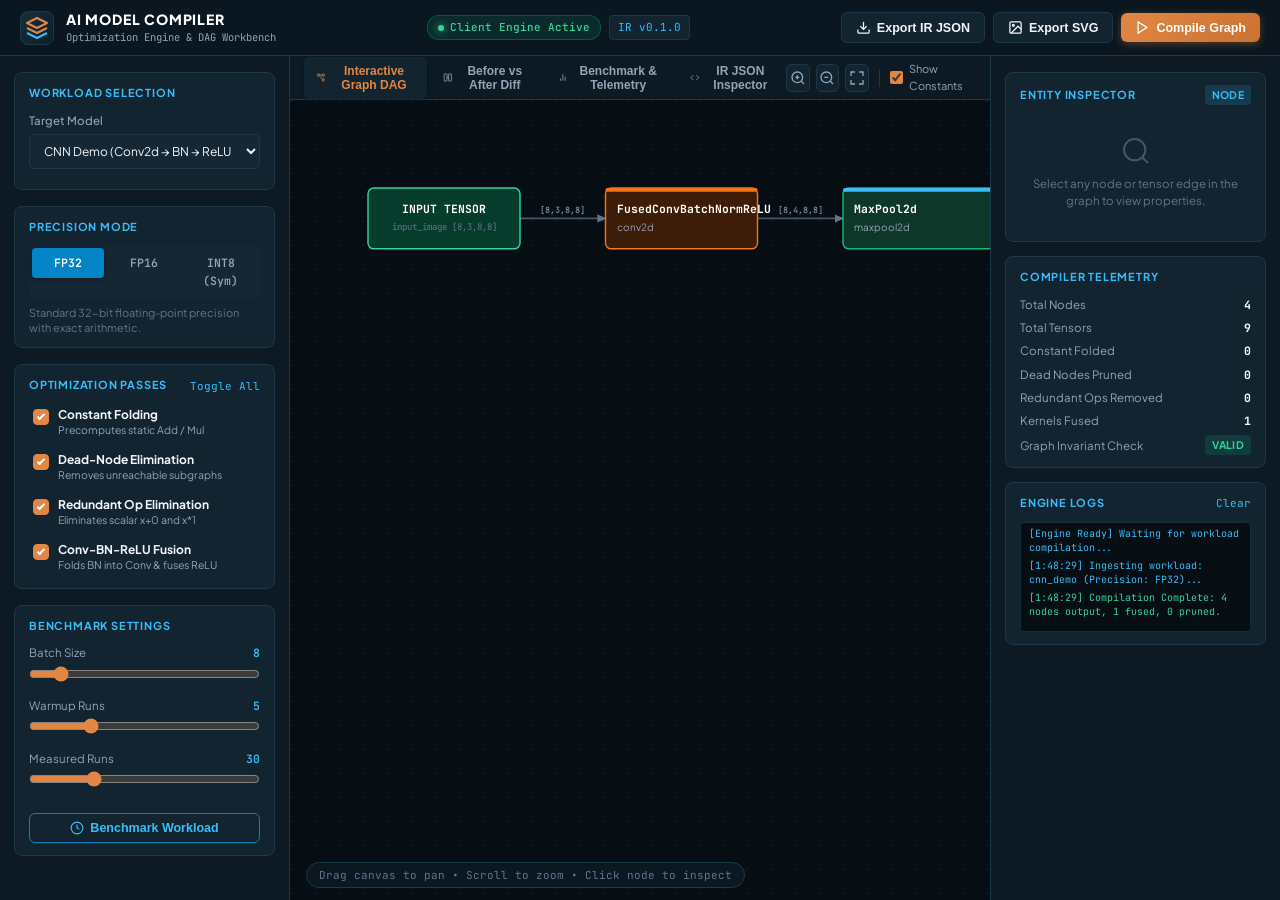
<file: frontend/index.html>
<!DOCTYPE html>
<html lang="en">
<head>
  <meta charset="UTF-8">
  <meta name="viewport" content="width=device-width, initial-scale=1.0">
  <title>AI Model Compiler & Optimization Engine | Dashboard</title>
  <link rel="stylesheet" href="style.css">
  <link rel="preconnect" href="https://fonts.googleapis.com">
  <link rel="preconnect" href="https://fonts.gstatic.com" crossorigin>
  <link href="https://fonts.googleapis.com/css2?family=JetBrains+Mono:wght@400;500;600;700&family=Plus+Jakarta+Sans:wght@400;500;600;700;800&display=swap" rel="stylesheet">
</head>
<body class="dark-theme">
  <div class="app-container">
    <!-- Top Navigation Bar -->
    <header class="app-header">
      <div class="brand">
        <div class="brand-logo">
          <svg width="24" height="24" viewBox="0 0 24 24" fill="none">
            <path d="M12 2L2 7L12 12L22 7L12 2Z" stroke="#e28743" stroke-width="2" stroke-linejoin="round"/>
            <path d="M2 17L12 22L22 17" stroke="#38bdf8" stroke-width="2" stroke-linejoin="round"/>
            <path d="M2 12L12 17L22 12" stroke="#e28743" stroke-width="2" stroke-linejoin="round"/>
          </svg>
        </div>
        <div class="brand-text">
          <span class="brand-title">AI MODEL COMPILER</span>
          <span class="brand-subtitle">Optimization Engine & DAG Workbench</span>
        </div>
      </div>

      <div class="header-badges">
        <span class="status-pill connected" id="engineStatusPill">
          <span class="status-dot"></span>
          <span id="engineStatusText">Client Engine Active</span>
        </span>
        <span class="tag-pill">IR v0.1.0</span>
      </div>

      <div class="header-actions">
        <button class="btn btn-secondary" id="btnExportJson" title="Export IR to JSON file">
          <svg width="15" height="15" viewBox="0 0 24 24" fill="none" stroke="currentColor" stroke-width="2"><path d="M21 15v4a2 2 0 0 1-2 2H5a2 2 0 0 1-2-2v-4"/><polyline points="7 10 12 15 17 10"/><line x1="12" y1="15" x2="12" y2="3"/></svg>
          Export IR JSON
        </button>
        <button class="btn btn-secondary" id="btnExportSvg" title="Export Graph as SVG">
          <svg width="15" height="15" viewBox="0 0 24 24" fill="none" stroke="currentColor" stroke-width="2"><rect x="3" y="3" width="18" height="18" rx="2"/><circle cx="8.5" cy="8.5" r="1.5"/><polyline points="21 15 16 10 5 21"/></svg>
          Export SVG
        </button>
        <button class="btn btn-primary" id="btnCompile">
          <svg width="15" height="15" viewBox="0 0 24 24" fill="none" stroke="currentColor" stroke-width="2"><polygon points="5 3 19 12 5 21 5 3"/></svg>
          Compile Graph
        </button>
      </div>
    </header>

    <!-- Main Workspace Layout -->
    <div class="workspace">
      <!-- Left Sidebar: Controls & Options -->
      <aside class="sidebar-left">
        <div class="panel-section">
          <div class="section-header">
            <h3>WORKLOAD SELECTION</h3>
          </div>
          <div class="control-group">
            <label for="workloadSelect">Target Model</label>
            <select id="workloadSelect" class="form-select">
              <option value="mlp_demo">MLP Demo (Linear → ReLU → Linear)</option>
              <option value="cnn_demo" selected>CNN Demo (Conv2d → BN → ReLU → Pool)</option>
              <option value="resnet_block">ResNet-18 Residual Block</option>
              <option value="mobilenet_unit">MobileNet-v3 Inverted Bottleneck</option>
              <option value="custom_json">Upload Custom IR JSON...</option>
            </select>
          </div>
          <div id="fileUploadContainer" class="control-group hidden">
            <input type="file" id="jsonFileInput" accept=".json" class="file-input">
            <label for="jsonFileInput" class="file-label">
              <svg width="16" height="16" viewBox="0 0 24 24" fill="none" stroke="currentColor" stroke-width="2"><path d="M21 15v4a2 2 0 0 1-2 2H5a2 2 0 0 1-2-2v-4"/><polyline points="17 8 12 3 7 8"/><line x1="12" y1="3" x2="12" y2="15"/></svg>
              Choose JSON File
            </label>
          </div>
        </div>

        <div class="panel-section">
          <div class="section-header">
            <h3>PRECISION MODE</h3>
          </div>
          <div class="radio-pill-group">
            <label class="radio-pill">
              <input type="radio" name="precision" value="FP32" checked>
              <span>FP32</span>
            </label>
            <label class="radio-pill">
              <input type="radio" name="precision" value="FP16">
              <span>FP16</span>
            </label>
            <label class="radio-pill">
              <input type="radio" name="precision" value="INT8">
              <span>INT8 (Sym)</span>
            </label>
          </div>
          <div class="precision-info" id="precisionHelp">
            Standard 32-bit floating-point precision with exact arithmetic.
          </div>
        </div>

        <div class="panel-section">
          <div class="section-header">
            <h3>OPTIMIZATION PASSES</h3>
            <button class="link-btn" id="btnToggleAllPasses">Toggle All</button>
          </div>
          <div class="pass-checkboxes">
            <label class="checkbox-item">
              <input type="checkbox" id="passConstantFold" checked>
              <span class="custom-check"></span>
              <div class="check-label">
                <strong>Constant Folding</strong>
                <small>Precomputes static Add / Mul</small>
              </div>
            </label>
            <label class="checkbox-item">
              <input type="checkbox" id="passDeadNode" checked>
              <span class="custom-check"></span>
              <div class="check-label">
                <strong>Dead-Node Elimination</strong>
                <small>Removes unreachable subgraphs</small>
              </div>
            </label>
            <label class="checkbox-item">
              <input type="checkbox" id="passRedundantOps" checked>
              <span class="custom-check"></span>
              <div class="check-label">
                <strong>Redundant Op Elimination</strong>
                <small>Eliminates scalar x+0 and x*1</small>
              </div>
            </label>
            <label class="checkbox-item">
              <input type="checkbox" id="passFusion" checked>
              <span class="custom-check"></span>
              <div class="check-label">
                <strong>Conv-BN-ReLU Fusion</strong>
                <small>Folds BN into Conv & fuses ReLU</small>
              </div>
            </label>
          </div>
        </div>

        <div class="panel-section">
          <div class="section-header">
            <h3>BENCHMARK SETTINGS</h3>
          </div>
          <div class="slider-group">
            <div class="slider-header">
              <span>Batch Size</span>
              <span class="slider-value" id="batchSizeVal">8</span>
            </div>
            <input type="range" id="batchSizeSlider" min="1" max="64" value="8" step="1" class="slider">
          </div>
          <div class="slider-group">
            <div class="slider-header">
              <span>Warmup Runs</span>
              <span class="slider-value" id="warmupVal">5</span>
            </div>
            <input type="range" id="warmupSlider" min="0" max="20" value="5" step="1" class="slider">
          </div>
          <div class="slider-group">
            <div class="slider-header">
              <span>Measured Runs</span>
              <span class="slider-value" id="runsVal">30</span>
            </div>
            <input type="range" id="runsSlider" min="5" max="100" value="30" step="5" class="slider">
          </div>
          <button class="btn btn-outline" id="btnRunBenchmark" style="width: 100%; margin-top: 10px;">
            <svg width="14" height="14" viewBox="0 0 24 24" fill="none" stroke="currentColor" stroke-width="2"><circle cx="12" cy="12" r="10"/><polyline points="12 6 12 12 16 14"/></svg>
            Benchmark Workload
          </button>
        </div>
      </aside>

      <!-- Center Main: Interactive Graph View & Tabs -->
      <main class="main-content">
        <!-- View Mode Navigation Tabs -->
        <div class="view-tabs">
          <div class="tab-list">
            <button class="tab-btn active" data-tab="graphView">
              <svg width="15" height="15" viewBox="0 0 24 24" fill="none" stroke="currentColor" stroke-width="2"><circle cx="6" cy="6" r="3"/><circle cx="18" cy="18" r="3"/><line x1="8.5" y1="8.5" x2="15.5" y2="15.5"/><circle cx="18" cy="6" r="3"/><line x1="8.5" y1="6" x2="15" y2="6"/></svg>
              Interactive Graph DAG
            </button>
            <button class="tab-btn" data-tab="diffView">
              <svg width="15" height="15" viewBox="0 0 24 24" fill="none" stroke="currentColor" stroke-width="2"><rect x="3" y="3" width="7" height="18" rx="1"/><rect x="14" y="3" width="7" height="18" rx="1"/><line x1="10" y1="12" x2="14" y2="12"/></svg>
              Before vs After Diff
            </button>
            <button class="tab-btn" data-tab="telemetryView">
              <svg width="15" height="15" viewBox="0 0 24 24" fill="none" stroke="currentColor" stroke-width="2"><line x1="18" y1="20" x2="18" y2="10"/><line x1="12" y1="20" x2="12" y2="4"/><line x1="6" y1="20" x2="6" y2="14"/></svg>
              Benchmark & Telemetry
            </button>
            <button class="tab-btn" data-tab="jsonView">
              <svg width="15" height="15" viewBox="0 0 24 24" fill="none" stroke="currentColor" stroke-width="2"><polyline points="16 18 22 12 16 6"/><polyline points="8 6 2 12 8 18"/></svg>
              IR JSON Inspector
            </button>
          </div>

          <!-- Graph Floating Toolbar -->
          <div class="graph-toolbar" id="graphToolbar">
            <button class="tool-btn" id="btnZoomIn" title="Zoom In">
              <svg width="16" height="16" viewBox="0 0 24 24" fill="none" stroke="currentColor" stroke-width="2"><circle cx="11" cy="11" r="8"/><line x1="21" y1="21" x2="16.65" y2="16.65"/><line x1="11" y1="8" x2="11" y2="14"/><line x1="8" y1="11" x2="14" y2="11"/></svg>
            </button>
            <button class="tool-btn" id="btnZoomOut" title="Zoom Out">
              <svg width="16" height="16" viewBox="0 0 24 24" fill="none" stroke="currentColor" stroke-width="2"><circle cx="11" cy="11" r="8"/><line x1="21" y1="21" x2="16.65" y2="16.65"/><line x1="8" y1="11" x2="14" y2="11"/></svg>
            </button>
            <button class="tool-btn" id="btnFitView" title="Fit to Screen">
              <svg width="16" height="16" viewBox="0 0 24 24" fill="none" stroke="currentColor" stroke-width="2"><polyline points="15 3 21 3 21 9"/><polyline points="9 21 3 21 3 15"/><polyline points="21 15 21 21 15 21"/><polyline points="3 9 3 3 9 3"/></svg>
            </button>
            <div class="tool-divider"></div>
            <label class="toggle-switch-label" title="Toggle Constant Weights">
              <input type="checkbox" id="chkShowConstants" checked>
              <span>Show Constants</span>
            </label>
          </div>
        </div>

        <!-- Tab 1: Interactive Graph View Container -->
        <div class="tab-pane active" id="graphViewPane">
          <div class="graph-canvas-container" id="graphContainer">
            <svg id="graphSvg" class="graph-svg" width="100%" height="100%">
              <defs>
                <marker id="arrowhead" viewBox="0 0 10 10" refX="8" refY="5" markerWidth="6" markerHeight="6" orient="auto-start-reverse">
                  <path d="M 0 1 L 9 5 L 0 9 z" fill="#64748b"/>
                </marker>
                <marker id="arrowhead-active" viewBox="0 0 10 10" refX="8" refY="5" markerWidth="6" markerHeight="6" orient="auto-start-reverse">
                  <path d="M 0 1 L 9 5 L 0 9 z" fill="#e28743"/>
                </marker>
                <filter id="glow" x="-20%" y="-20%" width="140%" height="140%">
                  <feGaussianBlur stdDeviation="3" result="blur" />
                  <feComposite in="SourceGraphic" in2="blur" operator="over" />
                </filter>
              </defs>
              <g id="graphRoot" class="graph-root"></g>
            </svg>
            <div class="canvas-hint">Drag canvas to pan • Scroll to zoom • Click node to inspect</div>
          </div>
        </div>

        <!-- Tab 2: Side-by-Side Diff View Container -->
        <div class="tab-pane" id="diffViewPane">
          <div class="diff-split-container">
            <div class="diff-column">
              <div class="diff-column-header">
                <h4>BASELINE IR (Before Passes)</h4>
                <span class="badge badge-gray" id="diffBaselineNodeCount">0 nodes</span>
              </div>
              <div class="diff-graph-wrap" id="diffBaselineContainer">
                <svg id="diffBaselineSvg" class="graph-svg"></svg>
              </div>
            </div>
            <div class="diff-column">
              <div class="diff-column-header">
                <h4>OPTIMIZED IR (After Passes)</h4>
                <span class="badge badge-success" id="diffOptimizedNodeCount">0 nodes</span>
              </div>
              <div class="diff-graph-wrap" id="diffOptimizedContainer">
                <svg id="diffOptimizedSvg" class="graph-svg"></svg>
              </div>
            </div>
          </div>
        </div>

        <!-- Tab 3: Telemetry & Benchmark Dashboard -->
        <div class="tab-pane" id="telemetryViewPane">
          <div class="telemetry-dashboard">
            <!-- Stats Metric Cards -->
            <div class="metric-cards-grid">
              <div class="metric-card">
                <div class="metric-label">MEAN LATENCY</div>
                <div class="metric-value" id="telemetryMeanLatency">-- <small>ms</small></div>
                <div class="metric-sub" id="telemetryLatencyDelta">-- % vs baseline</div>
              </div>
              <div class="metric-card">
                <div class="metric-label">THROUGHPUT</div>
                <div class="metric-value" id="telemetryThroughput">-- <small>samples/s</small></div>
                <div class="metric-sub" id="telemetryThroughputDelta">-- % vs baseline</div>
              </div>
              <div class="metric-card">
                <div class="metric-label">P95 LATENCY</div>
                <div class="metric-value" id="telemetryP95">-- <small>ms</small></div>
                <div class="metric-sub">95th percentile worst-case</div>
              </div>
              <div class="metric-card">
                <div class="metric-label">MEMORY FOOTPRINT</div>
                <div class="metric-value" id="telemetryMemory">-- <small>KB</small></div>
                <div class="metric-sub" id="telemetryMemoryDelta">Weights compressed</div>
              </div>
            </div>

            <!-- Charts Container -->
            <div class="telemetry-charts-grid">
              <div class="chart-box">
                <div class="chart-header">
                  <h4>LATENCY COMPARISON (Lower is Better)</h4>
                </div>
                <div class="chart-content" id="chartLatency">
                  <!-- Bar chart rendered dynamically -->
                </div>
              </div>
              <div class="chart-box">
                <div class="chart-header">
                  <h4>THROUGHPUT COMPARISON (Higher is Better)</h4>
                </div>
                <div class="chart-content" id="chartThroughput">
                  <!-- Bar chart rendered dynamically -->
                </div>
              </div>
            </div>

            <!-- Numerical Equivalence Report Table -->
            <div class="telemetry-table-box">
              <div class="table-header">
                <h4>NUMERICAL ERROR METRICS vs REFERENCE PYTORCH MODEL</h4>
              </div>
              <table class="telemetry-table">
                <thead>
                  <tr>
                    <th>Metric</th>
                    <th>Value</th>
                    <th>Tolerance Threshold</th>
                    <th>Status</th>
                  </tr>
                </thead>
                <tbody id="telemetryErrorTable">
                  <tr>
                    <td>Maximum Absolute Error</td>
                    <td id="valMaxAbs">0.00000000</td>
                    <td>&le; 1e-5 (FP32)</td>
                    <td><span class="badge badge-success">PASSED</span></td>
                  </tr>
                  <tr>
                    <td>Mean Absolute Error (MAE)</td>
                    <td id="valMeanAbs">0.00000000</td>
                    <td>&le; 1e-6 (FP32)</td>
                    <td><span class="badge badge-success">PASSED</span></td>
                  </tr>
                  <tr>
                    <td>Maximum Relative Error</td>
                    <td id="valMaxRel">0.00000000</td>
                    <td>&le; 1e-4 (FP32)</td>
                    <td><span class="badge badge-success">PASSED</span></td>
                  </tr>
                </tbody>
              </table>
            </div>
          </div>
        </div>

        <!-- Tab 4: IR JSON Inspector -->
        <div class="tab-pane" id="jsonViewPane">
          <div class="json-inspector">
            <div class="json-header">
              <span id="jsonGraphName">graph.json</span>
              <button class="btn btn-secondary btn-sm" id="btnCopyJson">Copy JSON</button>
            </div>
            <pre class="json-code" id="jsonViewer"><code>// Compiling graph...</code></pre>
          </div>
        </div>
      </main>

      <!-- Right Sidebar: Inspector & Pass Breakdown -->
      <aside class="sidebar-right">
        <!-- Inspector Card -->
        <div class="inspector-card">
          <div class="inspector-header">
            <h3>ENTITY INSPECTOR</h3>
            <span class="badge badge-primary" id="inspectorType">NODE</span>
          </div>

          <div id="inspectorEmptyState" class="empty-state">
            <svg width="32" height="32" viewBox="0 0 24 24" fill="none" stroke="#475569" stroke-width="1.5"><circle cx="11" cy="11" r="8"/><line x1="21" y1="21" x2="16.65" y2="16.65"/></svg>
            <p>Select any node or tensor edge in the graph to view properties.</p>
          </div>

          <div id="inspectorContent" class="inspector-content hidden">
            <div class="prop-item">
              <span class="prop-key">ID</span>
              <span class="prop-val font-mono" id="inspId">conv1</span>
            </div>
            <div class="prop-item">
              <span class="prop-key">Operation</span>
              <span class="prop-val font-mono badge badge-accent" id="inspOp">Conv2d</span>
            </div>
            <div class="prop-item">
              <span class="prop-key">Shape</span>
              <span class="prop-val font-mono" id="inspShape">[8, 4, 8, 8]</span>
            </div>
            <div class="prop-item">
              <span class="prop-key">Data Type</span>
              <span class="prop-val font-mono" id="inspDtype">float32</span>
            </div>
            <div class="prop-item">
              <span class="prop-key">Producer</span>
              <span class="prop-val font-mono" id="inspProducer">None</span>
            </div>
            <div class="prop-item">
              <span class="prop-key">Consumers</span>
              <span class="prop-val font-mono" id="inspConsumers">bn1</span>
            </div>
            <div class="prop-section-title">PARAMETERS / ATTRIBUTES</div>
            <div id="inspParams" class="params-list">
              <!-- Dynamically populated -->
            </div>
          </div>
        </div>

        <!-- Compilation Summary Card -->
        <div class="summary-card">
          <div class="summary-header">
            <h3>COMPILER TELEMETRY</h3>
          </div>
          <div class="summary-stats">
            <div class="stat-row">
              <span>Total Nodes</span>
              <strong id="statTotalNodes">0</strong>
            </div>
            <div class="stat-row">
              <span>Total Tensors</span>
              <strong id="statTotalTensors">0</strong>
            </div>
            <div class="stat-row">
              <span>Constant Folded</span>
              <strong id="statFolded">0</strong>
            </div>
            <div class="stat-row">
              <span>Dead Nodes Pruned</span>
              <strong id="statDeadNodes">0</strong>
            </div>
            <div class="stat-row">
              <span>Redundant Ops Removed</span>
              <strong id="statRedundant">0</strong>
            </div>
            <div class="stat-row">
              <span>Kernels Fused</span>
              <strong id="statFused">0</strong>
            </div>
            <div class="stat-row">
              <span>Graph Invariant Check</span>
              <span class="badge badge-success" id="statValidation">VALID</span>
            </div>
          </div>
        </div>

        <!-- Mini Log Console -->
        <div class="console-card">
          <div class="console-header">
            <h3>ENGINE LOGS</h3>
            <button class="link-btn" id="btnClearLogs">Clear</button>
          </div>
          <div class="console-log" id="consoleLog">
            <div class="log-entry info">[Engine Ready] Waiting for workload compilation...</div>
          </div>
        </div>
      </aside>
    </div>
  </div>

  <script src="app.js"></script>
</body>
</html>
</file>
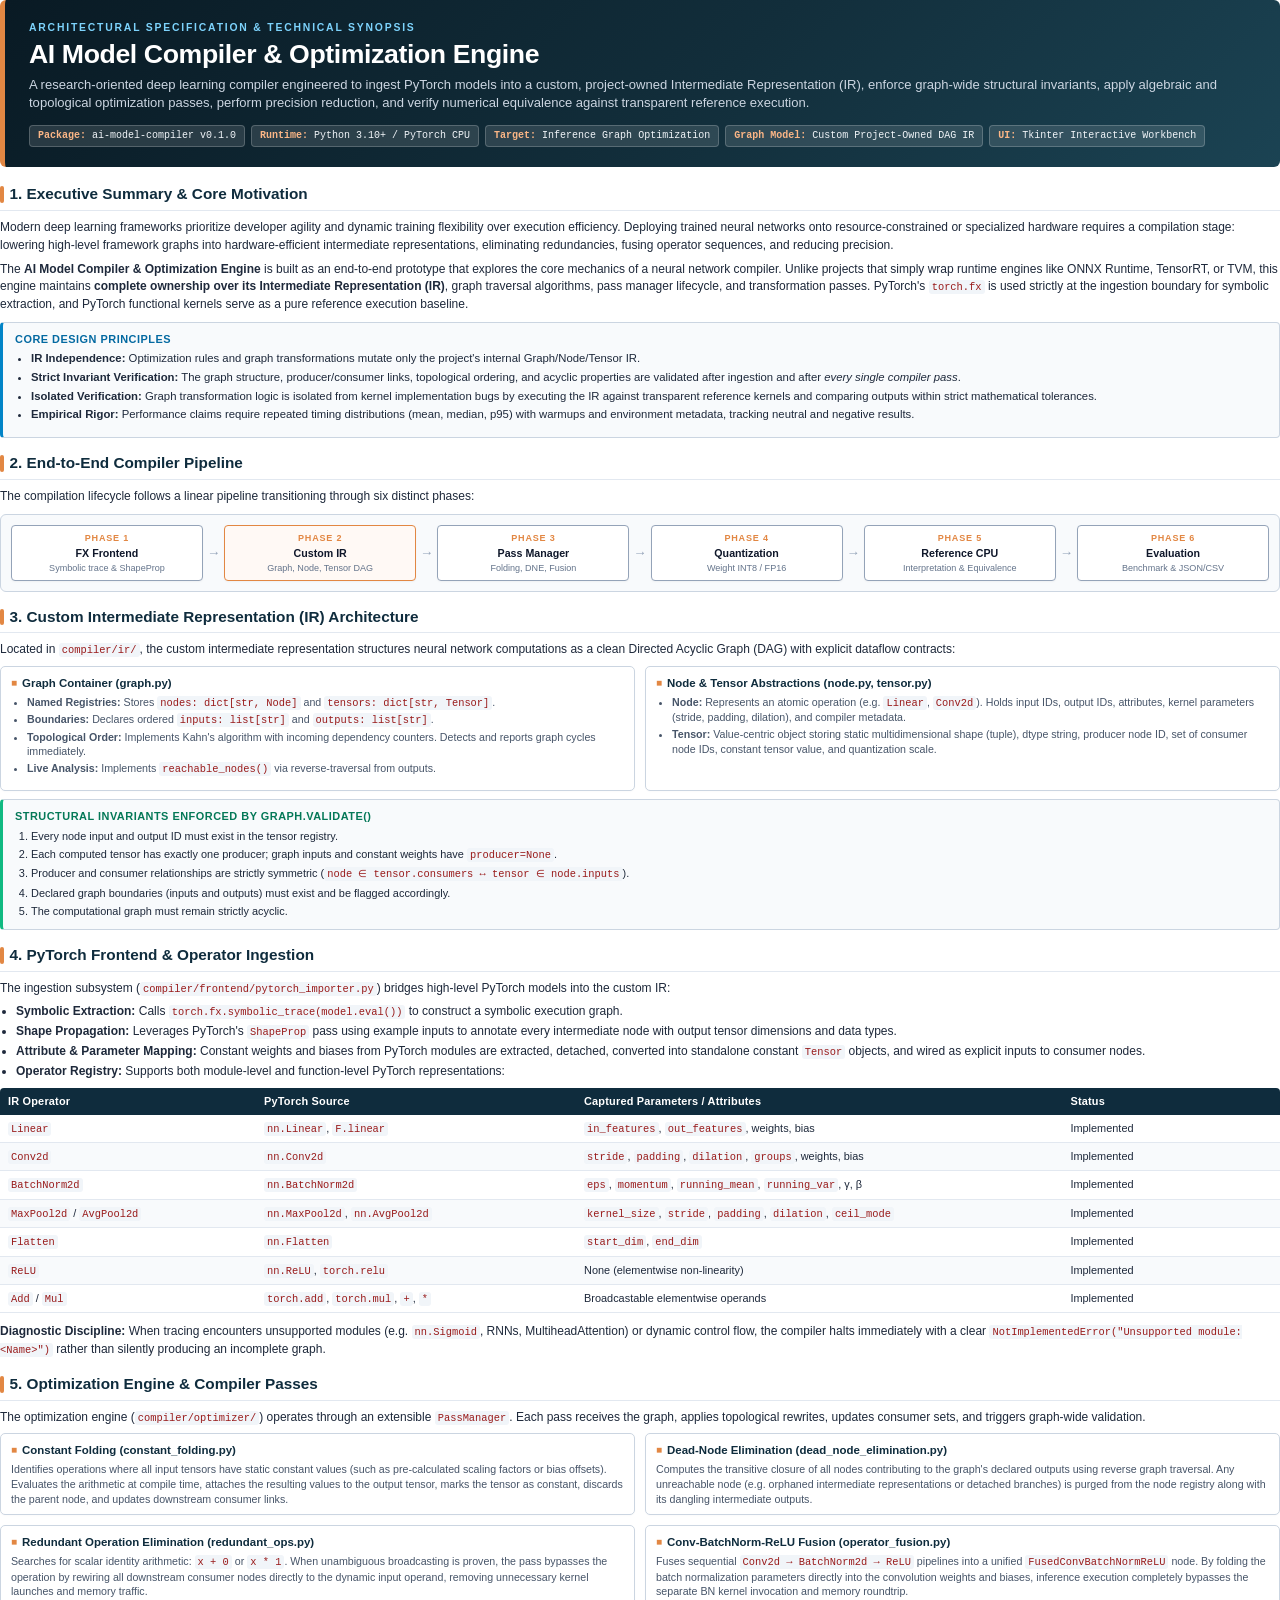
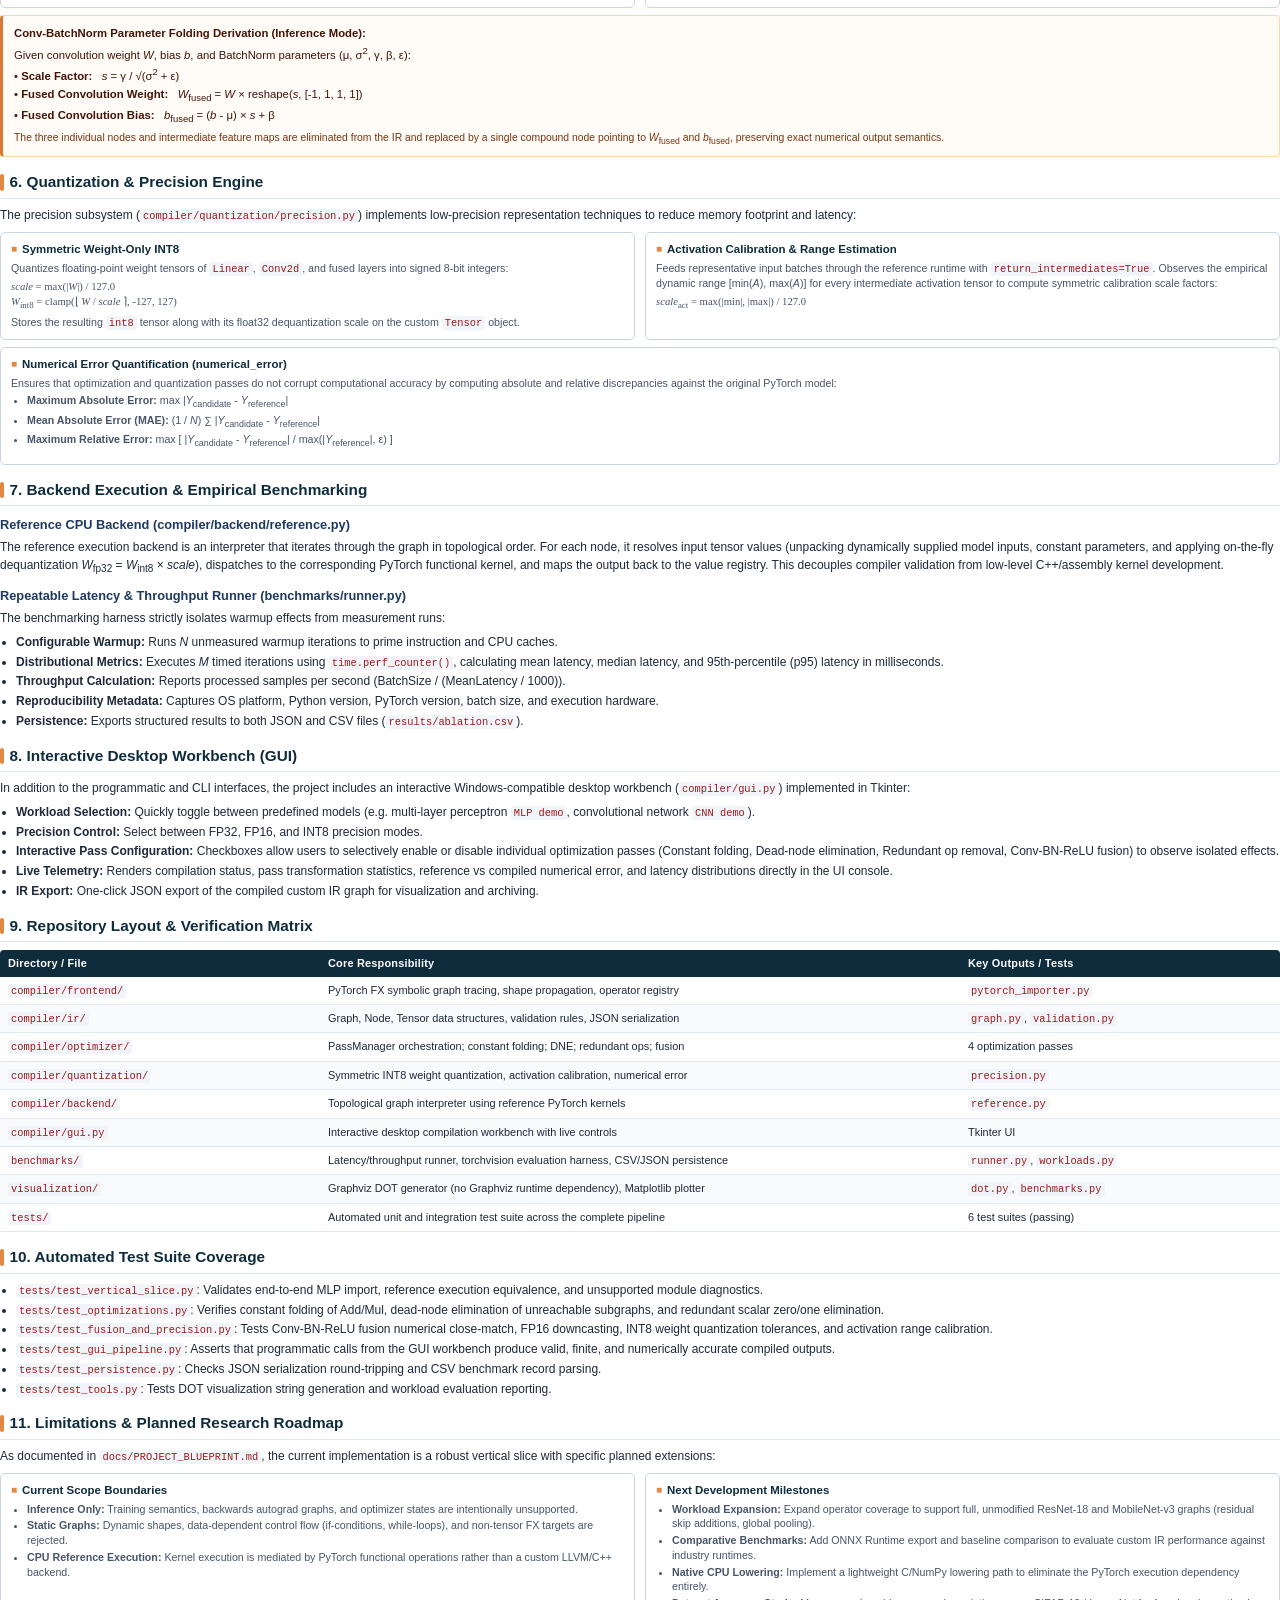
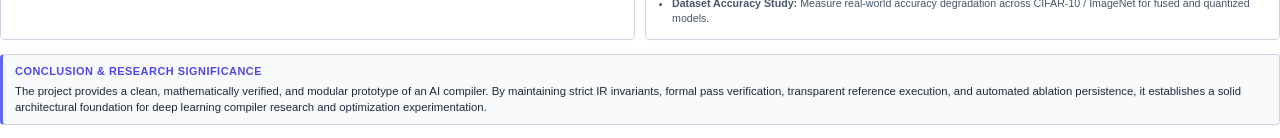
<file: ProjectSynopsis.html>
<!DOCTYPE html>
<html lang="en">
<head>
<meta charset="UTF-8">
<title>AI Model Compiler & Optimization Engine - Project Synopsis</title>
<style>
  @page {
    size: A4;
    margin: 14mm 14mm 14mm 14mm;
    @bottom-right {
      content: "Page " counter(page);
      font-size: 8pt;
      font-family: 'Segoe UI', -apple-system, system-ui, sans-serif;
      color: #64748b;
    }
  }

  *, *::before, *::after {
    box-sizing: border-box;
  }

  body {
    font-family: -apple-system, BlinkMacSystemFont, "Segoe UI", Roboto, Helvetica, Arial, sans-serif;
    color: #1e293b;
    background-color: #ffffff;
    line-height: 1.48;
    font-size: 9pt;
    margin: 0;
    padding: 0;
  }

  /* Header Cover / Hero */
  .hero {
    background: linear-gradient(135deg, #091a24 0%, #122e3b 55%, #1b4353 100%);
    color: #ffffff;
    padding: 20px 24px;
    border-radius: 6px;
    margin-bottom: 16px;
    border-left: 5px solid #e28743;
  }

  .hero-tagline {
    font-size: 7.8pt;
    font-weight: 700;
    letter-spacing: 1.8px;
    text-transform: uppercase;
    color: #7dd3fc;
    margin-bottom: 4px;
  }

  .hero-title {
    font-size: 20pt;
    font-weight: 800;
    line-height: 1.15;
    margin: 0 0 6px 0;
    letter-spacing: -0.4px;
    color: #ffffff;
  }

  .hero-desc {
    font-size: 9.8pt;
    color: #cbd5e1;
    margin: 0 0 12px 0;
    max-width: 98%;
    line-height: 1.4;
  }

  .meta-grid {
    display: flex;
    flex-wrap: wrap;
    gap: 6px;
  }

  .meta-badge {
    background: rgba(255, 255, 255, 0.12);
    border: 1px solid rgba(255, 255, 255, 0.2);
    padding: 3px 8px;
    border-radius: 4px;
    font-size: 7.5pt;
    color: #f1f5f9;
    font-family: "Cascadia Code", Consolas, monospace;
  }

  .meta-badge strong {
    color: #fbb686;
  }

  /* Headings */
  h2 {
    font-size: 11.5pt;
    color: #0f2c3d;
    font-weight: 700;
    border-bottom: 1.5px solid #e2e8f0;
    padding-bottom: 4px;
    margin-top: 14px;
    margin-bottom: 8px;
    display: flex;
    align-items: center;
    gap: 6px;
  }

  h2::before {
    content: "";
    display: inline-block;
    width: 3.5px;
    height: 12.5pt;
    background-color: #e28743;
    border-radius: 2px;
  }

  h3 {
    font-size: 9.6pt;
    margin-top: 10px;
    margin-bottom: 4px;
    color: #1e3a5f;
    font-weight: 700;
  }

  p {
    margin: 0 0 6px 0;
  }

  /* Callout boxes */
  .callout {
    background-color: #f8fafc;
    border: 1px solid #cbd5e1;
    border-left: 3.5px solid #0284c7;
    padding: 8px 12px;
    border-radius: 4px;
    margin: 8px 0 10px 0;
    font-size: 8.5pt;
  }

  .callout-title {
    font-weight: 700;
    color: #0369a1;
    margin-bottom: 3px;
    font-size: 8.2pt;
    text-transform: uppercase;
    letter-spacing: 0.5px;
  }

  /* Diagrams */
  .pipeline-flow {
    display: flex;
    align-items: center;
    justify-content: space-between;
    background: #f8fafc;
    border: 1px solid #cbd5e1;
    border-radius: 6px;
    padding: 10px 10px;
    margin: 8px 0 12px 0;
    gap: 4px;
  }

  .flow-step {
    background: #ffffff;
    border: 1px solid #94a3b8;
    border-radius: 4px;
    padding: 6px 8px;
    text-align: center;
    flex: 1;
    box-shadow: 0 1px 2px rgba(0,0,0,0.04);
  }

  .flow-step.accent {
    border-color: #e28743;
    background: #fff9f5;
  }

  .flow-step .step-num {
    font-size: 6.8pt;
    font-weight: 800;
    color: #e28743;
    text-transform: uppercase;
    letter-spacing: 0.8px;
  }

  .flow-step .step-title {
    font-size: 8pt;
    font-weight: 700;
    color: #0f172a;
    margin: 1px 0;
  }

  .flow-step .step-sub {
    font-size: 6.8pt;
    color: #64748b;
    line-height: 1.2;
  }

  .flow-arrow {
    font-size: 10pt;
    font-weight: 900;
    color: #94a3b8;
  }

  /* Tables */
  table {
    width: 100%;
    border-collapse: collapse;
    margin: 8px 0 10px 0;
    font-size: 8.2pt;
  }

  th {
    background-color: #0f2c3d;
    color: #ffffff;
    text-align: left;
    padding: 5px 8px;
    font-weight: 600;
    letter-spacing: 0.2px;
  }

  th:first-child { border-top-left-radius: 4px; }
  th:last-child { border-top-right-radius: 4px; }

  td {
    padding: 5px 8px;
    border-bottom: 1px solid #e2e8f0;
    vertical-align: top;
  }

  tr:nth-child(even) td {
    background-color: #f8fafc;
  }

  /* Code & Math Blocks */
  code {
    font-family: "Cascadia Code", Consolas, monospace;
    font-size: 7.8pt;
    background-color: #f1f5f9;
    padding: 1px 3px;
    border-radius: 3px;
    color: #991b1b;
  }

  .math-card {
    background: #fffbf7;
    border: 1px solid #fed7aa;
    border-left: 3.5px solid #d97736;
    border-radius: 4px;
    padding: 7px 11px;
    font-size: 8.5pt;
    margin: 7px 0 9px 0;
    color: #431407;
    line-height: 1.45;
  }

  .math-card .math-line {
    margin: 2px 0;
  }

  /* Grid layout for features */
  .grid-2 {
    display: grid;
    grid-template-columns: 1fr 1fr;
    gap: 10px;
    margin: 7px 0;
  }

  .card {
    border: 1px solid #cbd5e1;
    border-radius: 5px;
    padding: 8px 10px;
    background-color: #ffffff;
    box-shadow: 0 1px 2px rgba(0,0,0,0.02);
  }

  .card-title {
    font-weight: 700;
    font-size: 8.6pt;
    color: #0f2c3d;
    margin-bottom: 3px;
    display: flex;
    align-items: center;
    gap: 5px;
  }

  .card-title::before {
    content: "■";
    font-size: 7.5pt;
    color: #e28743;
  }

  .card-body {
    font-size: 8pt;
    color: #475569;
    line-height: 1.38;
  }

  .page-break {
    page-break-before: always;
  }

  .avoid-break {
    page-break-inside: avoid;
  }

  ul, ol {
    margin: 3px 0 6px 16px;
    padding: 0;
  }

  li {
    margin-bottom: 2px;
  }

  .footer-note {
    font-size: 7.5pt;
    color: #64748b;
    text-align: right;
    margin-top: 14px;
    border-top: 1px solid #e2e8f0;
    padding-top: 4px;
  }
</style>
</head>
<body>

<!-- ================================= PAGE 1 ================================= -->
<div class="hero">
  <div class="hero-tagline">Architectural Specification & Technical Synopsis</div>
  <h1 class="hero-title">AI Model Compiler & Optimization Engine</h1>
  <p class="hero-desc">
    A research-oriented deep learning compiler engineered to ingest PyTorch models into a custom, project-owned Intermediate Representation (IR), enforce graph-wide structural invariants, apply algebraic and topological optimization passes, perform precision reduction, and verify numerical equivalence against transparent reference execution.
  </p>
  <div class="meta-grid">
    <span class="meta-badge"><strong>Package:</strong> ai-model-compiler v0.1.0</span>
    <span class="meta-badge"><strong>Runtime:</strong> Python 3.10+ / PyTorch CPU</span>
    <span class="meta-badge"><strong>Target:</strong> Inference Graph Optimization</span>
    <span class="meta-badge"><strong>Graph Model:</strong> Custom Project-Owned DAG IR</span>
    <span class="meta-badge"><strong>UI:</strong> Tkinter Interactive Workbench</span>
  </div>
</div>

<div class="avoid-break">
  <h2>1. Executive Summary & Core Motivation</h2>
  <p>
    Modern deep learning frameworks prioritize developer agility and dynamic training flexibility over execution efficiency. Deploying trained neural networks onto resource-constrained or specialized hardware requires a compilation stage: lowering high-level framework graphs into hardware-efficient intermediate representations, eliminating redundancies, fusing operator sequences, and reducing precision.
  </p>
  <p>
    The <strong>AI Model Compiler & Optimization Engine</strong> is built as an end-to-end prototype that explores the core mechanics of a neural network compiler. Unlike projects that simply wrap runtime engines like ONNX Runtime, TensorRT, or TVM, this engine maintains <strong>complete ownership over its Intermediate Representation (IR)</strong>, graph traversal algorithms, pass manager lifecycle, and transformation passes. PyTorch's <code>torch.fx</code> is used strictly at the ingestion boundary for symbolic extraction, and PyTorch functional kernels serve as a pure reference execution baseline.
  </p>

  <div class="callout">
    <div class="callout-title">Core Design Principles</div>
    <ul>
      <li><strong>IR Independence:</strong> Optimization rules and graph transformations mutate only the project's internal Graph/Node/Tensor IR.</li>
      <li><strong>Strict Invariant Verification:</strong> The graph structure, producer/consumer links, topological ordering, and acyclic properties are validated after ingestion and after <em>every single compiler pass</em>.</li>
      <li><strong>Isolated Verification:</strong> Graph transformation logic is isolated from kernel implementation bugs by executing the IR against transparent reference kernels and comparing outputs within strict mathematical tolerances.</li>
      <li><strong>Empirical Rigor:</strong> Performance claims require repeated timing distributions (mean, median, p95) with warmups and environment metadata, tracking neutral and negative results.</li>
    </ul>
  </div>
</div>

<div class="avoid-break">
  <h2>2. End-to-End Compiler Pipeline</h2>
  <p>
    The compilation lifecycle follows a linear pipeline transitioning through six distinct phases:
  </p>

  <div class="pipeline-flow">
    <div class="flow-step">
      <div class="step-num">Phase 1</div>
      <div class="step-title">FX Frontend</div>
      <div class="step-sub">Symbolic trace & ShapeProp</div>
    </div>
    <div class="flow-arrow">→</div>
    <div class="flow-step accent">
      <div class="step-num">Phase 2</div>
      <div class="step-title">Custom IR</div>
      <div class="step-sub">Graph, Node, Tensor DAG</div>
    </div>
    <div class="flow-arrow">→</div>
    <div class="flow-step">
      <div class="step-num">Phase 3</div>
      <div class="step-title">Pass Manager</div>
      <div class="step-sub">Folding, DNE, Fusion</div>
    </div>
    <div class="flow-arrow">→</div>
    <div class="flow-step">
      <div class="step-num">Phase 4</div>
      <div class="step-title">Quantization</div>
      <div class="step-sub">Weight INT8 / FP16</div>
    </div>
    <div class="flow-arrow">→</div>
    <div class="flow-step">
      <div class="step-num">Phase 5</div>
      <div class="step-title">Reference CPU</div>
      <div class="step-sub">Interpretation & Equivalence</div>
    </div>
    <div class="flow-arrow">→</div>
    <div class="flow-step">
      <div class="step-num">Phase 6</div>
      <div class="step-title">Evaluation</div>
      <div class="step-sub">Benchmark & JSON/CSV</div>
    </div>
  </div>
</div>

<!-- ================================= PAGE 2 ================================= -->
<div class="page-break"></div>

<div class="avoid-break">
  <h2>3. Custom Intermediate Representation (IR) Architecture</h2>
  <p>
    Located in <code>compiler/ir/</code>, the custom intermediate representation structures neural network computations as a clean Directed Acyclic Graph (DAG) with explicit dataflow contracts:
  </p>

  <div class="grid-2">
    <div class="card">
      <div class="card-title">Graph Container (graph.py)</div>
      <div class="card-body">
        <ul>
          <li><strong>Named Registries:</strong> Stores <code>nodes: dict[str, Node]</code> and <code>tensors: dict[str, Tensor]</code>.</li>
          <li><strong>Boundaries:</strong> Declares ordered <code>inputs: list[str]</code> and <code>outputs: list[str]</code>.</li>
          <li><strong>Topological Order:</strong> Implements Kahn's algorithm with incoming dependency counters. Detects and reports graph cycles immediately.</li>
          <li><strong>Live Analysis:</strong> Implements <code>reachable_nodes()</code> via reverse-traversal from outputs.</li>
        </ul>
      </div>
    </div>
    <div class="card">
      <div class="card-title">Node & Tensor Abstractions (node.py, tensor.py)</div>
      <div class="card-body">
        <ul>
          <li><strong>Node:</strong> Represents an atomic operation (e.g. <code>Linear</code>, <code>Conv2d</code>). Holds input IDs, output IDs, attributes, kernel parameters (stride, padding, dilation), and compiler metadata.</li>
          <li><strong>Tensor:</strong> Value-centric object storing static multidimensional shape (tuple), dtype string, producer node ID, set of consumer node IDs, constant tensor value, and quantization scale.</li>
        </ul>
      </div>
    </div>
  </div>

  <div class="callout" style="border-left-color: #10b981;">
    <div class="callout-title" style="color: #047857;">Structural Invariants Enforced by Graph.validate()</div>
    <ol style="margin: 2px 0 2px 16px; padding: 0; font-size: 8.2pt;">
      <li>Every node input and output ID must exist in the tensor registry.</li>
      <li>Each computed tensor has exactly one producer; graph inputs and constant weights have <code>producer=None</code>.</li>
      <li>Producer and consumer relationships are strictly symmetric (<code>node &isin; tensor.consumers &harr; tensor &isin; node.inputs</code>).</li>
      <li>Declared graph boundaries (inputs and outputs) must exist and be flagged accordingly.</li>
      <li>The computational graph must remain strictly acyclic.</li>
    </ol>
  </div>
</div>

<div class="avoid-break">
  <h2>4. PyTorch Frontend & Operator Ingestion</h2>
  <p>
    The ingestion subsystem (<code>compiler/frontend/pytorch_importer.py</code>) bridges high-level PyTorch models into the custom IR:
  </p>
  <ul>
    <li><strong>Symbolic Extraction:</strong> Calls <code>torch.fx.symbolic_trace(model.eval())</code> to construct a symbolic execution graph.</li>
    <li><strong>Shape Propagation:</strong> Leverages PyTorch's <code>ShapeProp</code> pass using example inputs to annotate every intermediate node with output tensor dimensions and data types.</li>
    <li><strong>Attribute & Parameter Mapping:</strong> Constant weights and biases from PyTorch modules are extracted, detached, converted into standalone constant <code>Tensor</code> objects, and wired as explicit inputs to consumer nodes.</li>
    <li><strong>Operator Registry:</strong> Supports both module-level and function-level PyTorch representations:</li>
  </ul>

  <table>
    <thead>
      <tr>
        <th style="width: 20%;">IR Operator</th>
        <th style="width: 25%;">PyTorch Source</th>
        <th style="width: 38%;">Captured Parameters / Attributes</th>
        <th style="width: 17%;">Status</th>
      </tr>
    </thead>
    <tbody>
      <tr>
        <td><code>Linear</code></td>
        <td><code>nn.Linear</code>, <code>F.linear</code></td>
        <td><code>in_features</code>, <code>out_features</code>, weights, bias</td>
        <td>Implemented</td>
      </tr>
      <tr>
        <td><code>Conv2d</code></td>
        <td><code>nn.Conv2d</code></td>
        <td><code>stride</code>, <code>padding</code>, <code>dilation</code>, <code>groups</code>, weights, bias</td>
        <td>Implemented</td>
      </tr>
      <tr>
        <td><code>BatchNorm2d</code></td>
        <td><code>nn.BatchNorm2d</code></td>
        <td><code>eps</code>, <code>momentum</code>, <code>running_mean</code>, <code>running_var</code>, &gamma;, &beta;</td>
        <td>Implemented</td>
      </tr>
      <tr>
        <td><code>MaxPool2d</code> / <code>AvgPool2d</code></td>
        <td><code>nn.MaxPool2d</code>, <code>nn.AvgPool2d</code></td>
        <td><code>kernel_size</code>, <code>stride</code>, <code>padding</code>, <code>dilation</code>, <code>ceil_mode</code></td>
        <td>Implemented</td>
      </tr>
      <tr>
        <td><code>Flatten</code></td>
        <td><code>nn.Flatten</code></td>
        <td><code>start_dim</code>, <code>end_dim</code></td>
        <td>Implemented</td>
      </tr>
      <tr>
        <td><code>ReLU</code></td>
        <td><code>nn.ReLU</code>, <code>torch.relu</code></td>
        <td>None (elementwise non-linearity)</td>
        <td>Implemented</td>
      </tr>
      <tr>
        <td><code>Add</code> / <code>Mul</code></td>
        <td><code>torch.add</code>, <code>torch.mul</code>, <code>+</code>, <code>*</code></td>
        <td>Broadcastable elementwise operands</td>
        <td>Implemented</td>
      </tr>
    </tbody>
  </table>

  <p>
    <strong>Diagnostic Discipline:</strong> When tracing encounters unsupported modules (e.g. <code>nn.Sigmoid</code>, RNNs, MultiheadAttention) or dynamic control flow, the compiler halts immediately with a clear <code>NotImplementedError("Unsupported module: &lt;Name&gt;")</code> rather than silently producing an incomplete graph.
  </p>
</div>

<!-- ================================= PAGE 3 ================================= -->
<div class="page-break"></div>

<div class="avoid-break">
  <h2>5. Optimization Engine & Compiler Passes</h2>
  <p>
    The optimization engine (<code>compiler/optimizer/</code>) operates through an extensible <code>PassManager</code>. Each pass receives the graph, applies topological rewrites, updates consumer sets, and triggers graph-wide validation.
  </p>

  <div class="grid-2">
    <div class="card">
      <div class="card-title">Constant Folding (constant_folding.py)</div>
      <div class="card-body">
        Identifies operations where all input tensors have static constant values (such as pre-calculated scaling factors or bias offsets). Evaluates the arithmetic at compile time, attaches the resulting values to the output tensor, marks the tensor as constant, discards the parent node, and updates downstream consumer links.
      </div>
    </div>
    <div class="card">
      <div class="card-title">Dead-Node Elimination (dead_node_elimination.py)</div>
      <div class="card-body">
        Computes the transitive closure of all nodes contributing to the graph's declared outputs using reverse graph traversal. Any unreachable node (e.g. orphaned intermediate representations or detached branches) is purged from the node registry along with its dangling intermediate outputs.
      </div>
    </div>
    <div class="card">
      <div class="card-title">Redundant Operation Elimination (redundant_ops.py)</div>
      <div class="card-body">
        Searches for scalar identity arithmetic: <code>x + 0</code> or <code>x * 1</code>. When unambiguous broadcasting is proven, the pass bypasses the operation by rewiring all downstream consumer nodes directly to the dynamic input operand, removing unnecessary kernel launches and memory traffic.
      </div>
    </div>
    <div class="card">
      <div class="card-title">Conv-BatchNorm-ReLU Fusion (operator_fusion.py)</div>
      <div class="card-body">
        Fuses sequential <code>Conv2d &rarr; BatchNorm2d &rarr; ReLU</code> pipelines into a unified <code>FusedConvBatchNormReLU</code> node. By folding the batch normalization parameters directly into the convolution weights and biases, inference execution completely bypasses the separate BN kernel invocation and memory roundtrip.
      </div>
    </div>
  </div>

  <div class="math-card">
    <div class="math-line"><strong>Conv-BatchNorm Parameter Folding Derivation (Inference Mode):</strong></div>
    <div class="math-line">Given convolution weight <i>W</i>, bias <i>b</i>, and BatchNorm parameters (&mu;, &sigma;<sup>2</sup>, &gamma;, &beta;, &epsilon;):</div>
    <div class="math-line">&bull; <b>Scale Factor:</b> &nbsp; <i>s</i> = &gamma; / &radic;(&sigma;<sup>2</sup> + &epsilon;)</div>
    <div class="math-line">&bull; <b>Fused Convolution Weight:</b> &nbsp; <i>W</i><sub>fused</sub> = <i>W</i> &times; reshape(<i>s</i>, [-1, 1, 1, 1])</div>
    <div class="math-line">&bull; <b>Fused Convolution Bias:</b> &nbsp; <i>b</i><sub>fused</sub> = (<i>b</i> - &mu;) &times; <i>s</i> + &beta;</div>
    <div class="math-line" style="font-size: 7.8pt; color: #78350f; margin-top: 4px;">The three individual nodes and intermediate feature maps are eliminated from the IR and replaced by a single compound node pointing to <i>W</i><sub>fused</sub> and <i>b</i><sub>fused</sub>, preserving exact numerical output semantics.</div>
  </div>
</div>

<div class="avoid-break">
  <h2>6. Quantization & Precision Engine</h2>
  <p>
    The precision subsystem (<code>compiler/quantization/precision.py</code>) implements low-precision representation techniques to reduce memory footprint and latency:
  </p>

  <div class="grid-2">
    <div class="card">
      <div class="card-title">Symmetric Weight-Only INT8</div>
      <div class="card-body">
        Quantizes floating-point weight tensors of <code>Linear</code>, <code>Conv2d</code>, and fused layers into signed 8-bit integers:
        <div style="margin: 4px 0; font-family: 'Cambria Math', serif;">
          <i>scale</i> = max(|<i>W</i>|) / 127.0<br>
          <i>W</i><sub>int8</sub> = clamp(&lfloor; <i>W</i> / <i>scale</i> &rceil;, -127, 127)
        </div>
        Stores the resulting <code>int8</code> tensor along with its float32 dequantization scale on the custom <code>Tensor</code> object.
      </div>
    </div>
    <div class="card">
      <div class="card-title">Activation Calibration & Range Estimation</div>
      <div class="card-body">
        Feeds representative input batches through the reference runtime with <code>return_intermediates=True</code>. Observes the empirical dynamic range [min(<i>A</i>), max(<i>A</i>)] for every intermediate activation tensor to compute symmetric calibration scale factors:
        <div style="margin: 4px 0; font-family: 'Cambria Math', serif;">
          <i>scale</i><sub>act</sub> = max(|min|, |max|) / 127.0
        </div>
      </div>
    </div>
  </div>

  <div class="card" style="margin-top: 6px;">
    <div class="card-title">Numerical Error Quantification (numerical_error)</div>
    <div class="card-body">
      Ensures that optimization and quantization passes do not corrupt computational accuracy by computing absolute and relative discrepancies against the original PyTorch model:
      <ul>
        <li><strong>Maximum Absolute Error:</strong> max |<i>Y</i><sub>candidate</sub> - <i>Y</i><sub>reference</sub>|</li>
        <li><strong>Mean Absolute Error (MAE):</strong> (1 / <i>N</i>) &sum; |<i>Y</i><sub>candidate</sub> - <i>Y</i><sub>reference</sub>|</li>
        <li><strong>Maximum Relative Error:</strong> max [ |<i>Y</i><sub>candidate</sub> - <i>Y</i><sub>reference</sub>| / max(|<i>Y</i><sub>reference</sub>|, &epsilon;) ]</li>
      </ul>
    </div>
  </div>
</div>

<!-- ================================= PAGE 4 ================================= -->
<div class="page-break"></div>

<div class="avoid-break">
  <h2>7. Backend Execution & Empirical Benchmarking</h2>
  
  <h3>Reference CPU Backend (compiler/backend/reference.py)</h3>
  <p>
    The reference execution backend is an interpreter that iterates through the graph in topological order. For each node, it resolves input tensor values (unpacking dynamically supplied model inputs, constant parameters, and applying on-the-fly dequantization <i>W</i><sub>fp32</sub> = <i>W</i><sub>int8</sub> &times; <i>scale</i>), dispatches to the corresponding PyTorch functional kernel, and maps the output back to the value registry. This decouples compiler validation from low-level C++/assembly kernel development.
  </p>

  <h3>Repeatable Latency & Throughput Runner (benchmarks/runner.py)</h3>
  <p>
    The benchmarking harness strictly isolates warmup effects from measurement runs:
  </p>
  <ul>
    <li><strong>Configurable Warmup:</strong> Runs <i>N</i> unmeasured warmup iterations to prime instruction and CPU caches.</li>
    <li><strong>Distributional Metrics:</strong> Executes <i>M</i> timed iterations using <code>time.perf_counter()</code>, calculating mean latency, median latency, and 95th-percentile (p95) latency in milliseconds.</li>
    <li><strong>Throughput Calculation:</strong> Reports processed samples per second (BatchSize / (MeanLatency / 1000)).</li>
    <li><strong>Reproducibility Metadata:</strong> Captures OS platform, Python version, PyTorch version, batch size, and execution hardware.</li>
    <li><strong>Persistence:</strong> Exports structured results to both JSON and CSV files (<code>results/ablation.csv</code>).</li>
  </ul>
</div>

<div class="avoid-break">
  <h2>8. Interactive Desktop Workbench (GUI)</h2>
  <p>
    In addition to the programmatic and CLI interfaces, the project includes an interactive Windows-compatible desktop workbench (<code>compiler/gui.py</code>) implemented in Tkinter:
  </p>
  <ul>
    <li><strong>Workload Selection:</strong> Quickly toggle between predefined models (e.g. multi-layer perceptron <code>MLP demo</code>, convolutional network <code>CNN demo</code>).</li>
    <li><strong>Precision Control:</strong> Select between FP32, FP16, and INT8 precision modes.</li>
    <li><strong>Interactive Pass Configuration:</strong> Checkboxes allow users to selectively enable or disable individual optimization passes (Constant folding, Dead-node elimination, Redundant op removal, Conv-BN-ReLU fusion) to observe isolated effects.</li>
    <li><strong>Live Telemetry:</strong> Renders compilation status, pass transformation statistics, reference vs compiled numerical error, and latency distributions directly in the UI console.</li>
    <li><strong>IR Export:</strong> One-click JSON export of the compiled custom IR graph for visualization and archiving.</li>
  </ul>
</div>

<div class="avoid-break">
  <h2>9. Repository Layout & Verification Matrix</h2>

  <table>
    <thead>
      <tr>
        <th style="width: 25%;">Directory / File</th>
        <th style="width: 50%;">Core Responsibility</th>
        <th style="width: 25%;">Key Outputs / Tests</th>
      </tr>
    </thead>
    <tbody>
      <tr>
        <td><code>compiler/frontend/</code></td>
        <td>PyTorch FX symbolic graph tracing, shape propagation, operator registry</td>
        <td><code>pytorch_importer.py</code></td>
      </tr>
      <tr>
        <td><code>compiler/ir/</code></td>
        <td>Graph, Node, Tensor data structures, validation rules, JSON serialization</td>
        <td><code>graph.py</code>, <code>validation.py</code></td>
      </tr>
      <tr>
        <td><code>compiler/optimizer/</code></td>
        <td>PassManager orchestration; constant folding; DNE; redundant ops; fusion</td>
        <td>4 optimization passes</td>
      </tr>
      <tr>
        <td><code>compiler/quantization/</code></td>
        <td>Symmetric INT8 weight quantization, activation calibration, numerical error</td>
        <td><code>precision.py</code></td>
      </tr>
      <tr>
        <td><code>compiler/backend/</code></td>
        <td>Topological graph interpreter using reference PyTorch kernels</td>
        <td><code>reference.py</code></td>
      </tr>
      <tr>
        <td><code>compiler/gui.py</code></td>
        <td>Interactive desktop compilation workbench with live controls</td>
        <td>Tkinter UI</td>
      </tr>
      <tr>
        <td><code>benchmarks/</code></td>
        <td>Latency/throughput runner, torchvision evaluation harness, CSV/JSON persistence</td>
        <td><code>runner.py</code>, <code>workloads.py</code></td>
      </tr>
      <tr>
        <td><code>visualization/</code></td>
        <td>Graphviz DOT generator (no Graphviz runtime dependency), Matplotlib plotter</td>
        <td><code>dot.py</code>, <code>benchmarks.py</code></td>
      </tr>
      <tr>
        <td><code>tests/</code></td>
        <td>Automated unit and integration test suite across the complete pipeline</td>
        <td>6 test suites (passing)</td>
      </tr>
    </tbody>
  </table>
</div>

<!-- ================================= PAGE 5 ================================= -->
<div class="page-break"></div>

<div class="avoid-break">
  <h2>10. Automated Test Suite Coverage</h2>
  <ul>
    <li><code>tests/test_vertical_slice.py</code>: Validates end-to-end MLP import, reference execution equivalence, and unsupported module diagnostics.</li>
    <li><code>tests/test_optimizations.py</code>: Verifies constant folding of Add/Mul, dead-node elimination of unreachable subgraphs, and redundant scalar zero/one elimination.</li>
    <li><code>tests/test_fusion_and_precision.py</code>: Tests Conv-BN-ReLU fusion numerical close-match, FP16 downcasting, INT8 weight quantization tolerances, and activation range calibration.</li>
    <li><code>tests/test_gui_pipeline.py</code>: Asserts that programmatic calls from the GUI workbench produce valid, finite, and numerically accurate compiled outputs.</li>
    <li><code>tests/test_persistence.py</code>: Checks JSON serialization round-tripping and CSV benchmark record parsing.</li>
    <li><code>tests/test_tools.py</code>: Tests DOT visualization string generation and workload evaluation reporting.</li>
  </ul>
</div>

<div class="avoid-break">
  <h2>11. Limitations & Planned Research Roadmap</h2>
  <p>
    As documented in <code>docs/PROJECT_BLUEPRINT.md</code>, the current implementation is a robust vertical slice with specific planned extensions:
  </p>

  <div class="grid-2">
    <div class="card">
      <div class="card-title">Current Scope Boundaries</div>
      <div class="card-body">
        <ul>
          <li><strong>Inference Only:</strong> Training semantics, backwards autograd graphs, and optimizer states are intentionally unsupported.</li>
          <li><strong>Static Graphs:</strong> Dynamic shapes, data-dependent control flow (if-conditions, while-loops), and non-tensor FX targets are rejected.</li>
          <li><strong>CPU Reference Execution:</strong> Kernel execution is mediated by PyTorch functional operations rather than a custom LLVM/C++ backend.</li>
        </ul>
      </div>
    </div>
    <div class="card">
      <div class="card-title">Next Development Milestones</div>
      <div class="card-body">
        <ul>
          <li><strong>Workload Expansion:</strong> Expand operator coverage to support full, unmodified ResNet-18 and MobileNet-v3 graphs (residual skip additions, global pooling).</li>
          <li><strong>Comparative Benchmarks:</strong> Add ONNX Runtime export and baseline comparison to evaluate custom IR performance against industry runtimes.</li>
          <li><strong>Native CPU Lowering:</strong> Implement a lightweight C/NumPy lowering path to eliminate the PyTorch execution dependency entirely.</li>
          <li><strong>Dataset Accuracy Study:</strong> Measure real-world accuracy degradation across CIFAR-10 / ImageNet for fused and quantized models.</li>
        </ul>
      </div>
    </div>
  </div>

  <div class="callout" style="border-left-color: #6366f1; margin-top: 14px;">
    <div class="callout-title" style="color: #4f46e5;">Conclusion & Research Significance</div>
    The project provides a clean, mathematically verified, and modular prototype of an AI compiler. By maintaining strict IR invariants, formal pass verification, transparent reference execution, and automated ablation persistence, it establishes a solid architectural foundation for deep learning compiler research and optimization experimentation.
  </div>

  <div class="footer-note">
    Document: <code>ProjectSynopsis.pdf</code> &bull; AI Model Compiler & Optimization Engine &bull; Generated: October 2026
  </div>
</div>

</body>
</html>
</file>
<file: frontend/style.css>
/* ==========================================================================
   AI Model Compiler & Optimization Engine - Modern Web Dashboard Stylesheet
   ========================================================================== */

:root {
  --bg-app: #081118;
  --bg-sidebar: #0d1a24;
  --bg-card: #122430;
  --bg-card-hover: #172d3c;
  --bg-input: #152735;
  --bg-header: #0a1620;

  --border-color: #1e3848;
  --border-subtle: #172c38;
  --border-focus: #38bdf8;

  --text-main: #f1f5f9;
  --text-muted: #94a3b8;
  --text-dim: #64748b;

  --accent-primary: #e28743;
  --accent-primary-hover: #ea9657;
  --accent-secondary: #0284c7;
  --accent-cyan: #38bdf8;
  --accent-emerald: #10b981;
  --accent-amber: #f59e0b;
  --accent-violet: #a855f7;
  --accent-rose: #f43f5e;

  --font-sans: 'Plus Jakarta Sans', -apple-system, BlinkMacSystemFont, "Segoe UI", Roboto, sans-serif;
  --font-mono: 'JetBrains Mono', Consolas, monospace;

  --shadow-sm: 0 1px 3px rgba(0, 0, 0, 0.4);
  --shadow-md: 0 4px 12px rgba(0, 0, 0, 0.5);
  --shadow-lg: 0 8px 24px rgba(0, 0, 0, 0.6);
}

*, *::before, *::after {
  box-sizing: border-box;
  margin: 0;
  padding: 0;
}

body {
  font-family: var(--font-sans);
  background-color: var(--bg-app);
  color: var(--text-main);
  height: 100vh;
  overflow: hidden;
  font-size: 13px;
  line-height: 1.5;
}

/* App Container Layout */
.app-container {
  display: flex;
  flex-direction: column;
  height: 100vh;
}

/* App Header */
.app-header {
  height: 56px;
  background-color: var(--bg-header);
  border-bottom: 1px solid var(--border-color);
  display: flex;
  align-items: center;
  justify-content: space-between;
  padding: 0 20px;
  z-index: 10;
  flex-shrink: 0;
}

.brand {
  display: flex;
  align-items: center;
  gap: 12px;
}

.brand-logo {
  display: flex;
  align-items: center;
  justify-content: center;
  width: 34px;
  height: 34px;
  background: linear-gradient(135deg, #162f3f, #0d1e29);
  border: 1px solid var(--border-color);
  border-radius: 8px;
}

.brand-text {
  display: flex;
  flex-direction: column;
}

.brand-title {
  font-size: 14px;
  font-weight: 800;
  letter-spacing: 0.8px;
  color: #ffffff;
}

.brand-subtitle {
  font-size: 10.5px;
  color: var(--text-muted);
  font-family: var(--font-mono);
}

.header-badges {
  display: flex;
  align-items: center;
  gap: 8px;
}

.status-pill {
  display: inline-flex;
  align-items: center;
  gap: 6px;
  background-color: rgba(16, 185, 129, 0.12);
  border: 1px solid rgba(16, 185, 129, 0.3);
  color: #34d399;
  padding: 3px 10px;
  border-radius: 12px;
  font-size: 11px;
  font-family: var(--font-mono);
  font-weight: 500;
}

.status-dot {
  width: 6px;
  height: 6px;
  border-radius: 50%;
  background-color: #34d399;
  box-shadow: 0 0 8px #34d399;
}

.tag-pill {
  background-color: var(--bg-card);
  border: 1px solid var(--border-color);
  color: var(--accent-cyan);
  padding: 3px 8px;
  border-radius: 4px;
  font-size: 11px;
  font-family: var(--font-mono);
}

.header-actions {
  display: flex;
  align-items: center;
  gap: 8px;
}

/* Buttons */
.btn {
  display: inline-flex;
  align-items: center;
  justify-content: center;
  gap: 6px;
  padding: 7px 14px;
  border-radius: 6px;
  font-size: 12.5px;
  font-weight: 600;
  cursor: pointer;
  transition: all 0.15s ease;
  border: none;
  outline: none;
}

.btn-primary {
  background: linear-gradient(135deg, var(--accent-primary), #cb7232);
  color: #ffffff;
  box-shadow: 0 2px 8px rgba(226, 135, 67, 0.35);
}

.btn-primary:hover {
  background: linear-gradient(135deg, var(--accent-primary-hover), var(--accent-primary));
  box-shadow: 0 3px 12px rgba(226, 135, 67, 0.5);
  transform: translateY(-1px);
}

.btn-secondary {
  background-color: var(--bg-card);
  border: 1px solid var(--border-color);
  color: var(--text-main);
}

.btn-secondary:hover {
  background-color: var(--bg-card-hover);
  border-color: #2b4f66;
}

.btn-outline {
  background-color: transparent;
  border: 1px solid var(--accent-secondary);
  color: var(--accent-cyan);
}

.btn-outline:hover {
  background-color: rgba(2, 132, 199, 0.15);
  border-color: var(--accent-cyan);
}

.btn-sm {
  padding: 4px 10px;
  font-size: 11.5px;
}

.link-btn {
  background: none;
  border: none;
  color: var(--accent-cyan);
  font-size: 11px;
  font-family: var(--font-mono);
  cursor: pointer;
  padding: 0;
}

.link-btn:hover {
  text-decoration: underline;
}

/* Workspace Layout */
.workspace {
  display: flex;
  flex: 1;
  overflow: hidden;
}

/* Left Sidebar */
.sidebar-left {
  width: 290px;
  background-color: var(--bg-sidebar);
  border-right: 1px solid var(--border-color);
  overflow-y: auto;
  display: flex;
  flex-direction: column;
  padding: 16px 14px;
  gap: 16px;
  flex-shrink: 0;
}

.panel-section {
  background-color: var(--bg-card);
  border: 1px solid var(--border-color);
  border-radius: 8px;
  padding: 12px 14px;
}

.section-header {
  display: flex;
  align-items: center;
  justify-content: space-between;
  margin-bottom: 10px;
}

.section-header h3 {
  font-size: 11px;
  font-weight: 700;
  letter-spacing: 0.8px;
  color: var(--accent-cyan);
  text-transform: uppercase;
}

/* Form Controls */
.control-group {
  margin-bottom: 8px;
}

.control-group label {
  display: block;
  font-size: 11.5px;
  color: var(--text-muted);
  margin-bottom: 5px;
  font-weight: 500;
}

.form-select {
  width: 100%;
  background-color: var(--bg-input);
  border: 1px solid var(--border-color);
  color: var(--text-main);
  padding: 8px 10px;
  border-radius: 5px;
  font-size: 12px;
  font-family: var(--font-sans);
  cursor: pointer;
  outline: none;
  transition: border-color 0.15s;
}

.form-select:focus {
  border-color: var(--accent-cyan);
}

.file-input {
  display: none;
}

.file-label {
  display: flex;
  align-items: center;
  justify-content: center;
  gap: 8px;
  background-color: var(--bg-input);
  border: 1px dashed var(--border-color);
  border-radius: 6px;
  padding: 8px;
  color: var(--text-muted);
  cursor: pointer;
  font-size: 12px;
  transition: all 0.15s;
}

.file-label:hover {
  border-color: var(--accent-cyan);
  color: var(--text-main);
}

/* Radio Pill Group */
.radio-pill-group {
  display: flex;
  background-color: var(--bg-input);
  padding: 3px;
  border-radius: 6px;
  gap: 4px;
  margin-bottom: 8px;
}

.radio-pill {
  flex: 1;
  text-align: center;
  cursor: pointer;
}

.radio-pill input {
  display: none;
}

.radio-pill span {
  display: block;
  padding: 6px 4px;
  font-size: 11.5px;
  font-weight: 600;
  font-family: var(--font-mono);
  color: var(--text-muted);
  border-radius: 4px;
  transition: all 0.15s ease;
}

.radio-pill input:checked + span {
  background-color: var(--accent-secondary);
  color: #ffffff;
  box-shadow: 0 1px 4px rgba(0, 0, 0, 0.4);
}

.precision-info {
  font-size: 11px;
  color: var(--text-dim);
  line-height: 1.35;
}

/* Optimization Pass Checkboxes */
.pass-checkboxes {
  display: flex;
  flex-direction: column;
  gap: 8px;
}

.checkbox-item {
  display: flex;
  align-items: flex-start;
  gap: 9px;
  cursor: pointer;
  padding: 4px;
  border-radius: 5px;
  transition: background-color 0.15s;
}

.checkbox-item:hover {
  background-color: rgba(255, 255, 255, 0.03);
}

.checkbox-item input {
  display: none;
}

.custom-check {
  width: 16px;
  height: 16px;
  border: 1.5px solid #335368;
  border-radius: 4px;
  background-color: var(--bg-input);
  display: inline-flex;
  align-items: center;
  justify-content: center;
  flex-shrink: 0;
  margin-top: 1px;
  transition: all 0.15s;
}

.checkbox-item input:checked + .custom-check {
  background-color: var(--accent-primary);
  border-color: var(--accent-primary);
}

.checkbox-item input:checked + .custom-check::after {
  content: "";
  width: 4px;
  height: 8px;
  border: solid white;
  border-width: 0 2px 2px 0;
  transform: rotate(45deg);
  margin-bottom: 2px;
}

.check-label strong {
  display: block;
  font-size: 12px;
  color: var(--text-main);
  line-height: 1.2;
}

.check-label small {
  display: block;
  font-size: 10.5px;
  color: var(--text-muted);
  line-height: 1.2;
  margin-top: 2px;
}

/* Sliders */
.slider-group {
  margin-bottom: 10px;
}

.slider-header {
  display: flex;
  justify-content: space-between;
  font-size: 11.5px;
  color: var(--text-muted);
  margin-bottom: 4px;
}

.slider-value {
  color: var(--accent-cyan);
  font-family: var(--font-mono);
  font-weight: 600;
}

.slider {
  width: 100%;
  accent-color: var(--accent-primary);
  cursor: pointer;
}

/* Center Content & Tabs */
.main-content {
  flex: 1;
  display: flex;
  flex-direction: column;
  background-color: var(--bg-app);
  overflow: hidden;
  position: relative;
}

.view-tabs {
  height: 44px;
  background-color: var(--bg-sidebar);
  border-bottom: 1px solid var(--border-color);
  display: flex;
  align-items: center;
  justify-content: space-between;
  padding: 0 14px;
  flex-shrink: 0;
}

.tab-list {
  display: flex;
  gap: 4px;
}

.tab-btn {
  display: inline-flex;
  align-items: center;
  gap: 7px;
  background: none;
  border: none;
  color: var(--text-muted);
  padding: 7px 12px;
  border-radius: 5px;
  font-size: 12px;
  font-weight: 600;
  cursor: pointer;
  transition: all 0.15s ease;
}

.tab-btn:hover {
  color: var(--text-main);
  background-color: rgba(255, 255, 255, 0.04);
}

.tab-btn.active {
  color: var(--accent-primary);
  background-color: var(--bg-card);
  box-shadow: 0 1px 3px rgba(0, 0, 0, 0.3);
}

/* Floating Toolbar */
.graph-toolbar {
  display: flex;
  align-items: center;
  gap: 6px;
}

.tool-btn {
  display: flex;
  align-items: center;
  justify-content: center;
  width: 28px;
  height: 28px;
  background-color: var(--bg-card);
  border: 1px solid var(--border-color);
  border-radius: 5px;
  color: var(--text-muted);
  cursor: pointer;
  transition: all 0.15s;
}

.tool-btn:hover {
  color: var(--text-main);
  border-color: var(--accent-cyan);
}

.tool-divider {
  width: 1px;
  height: 18px;
  background-color: var(--border-color);
  margin: 0 4px;
}

.toggle-switch-label {
  display: flex;
  align-items: center;
  gap: 6px;
  font-size: 11px;
  color: var(--text-muted);
  cursor: pointer;
  user-select: none;
}

.toggle-switch-label input {
  accent-color: var(--accent-primary);
}

/* Tab Panes */
.tab-pane {
  display: none;
  flex: 1;
  height: calc(100% - 44px);
  overflow: hidden;
  position: relative;
}

.tab-pane.active {
  display: flex;
  flex-direction: column;
}

/* Graph Canvas */
.graph-canvas-container {
  flex: 1;
  width: 100%;
  height: 100%;
  position: relative;
  overflow: hidden;
  background-color: #060e14;
  background-image: 
    radial-gradient(circle at 1px 1px, rgba(255, 255, 255, 0.05) 1px, transparent 0);
  background-size: 24px 24px;
  cursor: grab;
}

.graph-canvas-container:active {
  cursor: grabbing;
}

.graph-svg {
  width: 100%;
  height: 100%;
  user-select: none;
}

.canvas-hint {
  position: absolute;
  bottom: 12px;
  left: 16px;
  background-color: rgba(13, 26, 36, 0.85);
  backdrop-filter: blur(4px);
  border: 1px solid var(--border-color);
  border-radius: 20px;
  padding: 4px 12px;
  font-size: 11px;
  color: var(--text-dim);
  pointer-events: none;
  font-family: var(--font-mono);
}

/* SVG Node Styles */
.node-group {
  cursor: pointer;
  transition: transform 0.1s ease;
}

.node-group:hover .node-rect {
  filter: drop-shadow(0 0 8px rgba(56, 189, 248, 0.3));
}

.node-group.selected .node-rect {
  stroke: var(--accent-cyan);
  stroke-width: 2.5px;
  filter: drop-shadow(0 0 10px rgba(56, 189, 248, 0.6));
}

.node-rect {
  rx: 6;
  ry: 6;
  stroke-width: 1.5px;
  transition: all 0.15s ease;
}

.node-text-title {
  font-family: var(--font-mono);
  font-weight: 700;
  font-size: 12px;
  fill: #ffffff;
}

.node-text-sub {
  font-family: var(--font-sans);
  font-size: 10.5px;
  fill: #94a3b8;
}

.node-text-dim {
  font-family: var(--font-mono);
  font-size: 9.5px;
  fill: #64748b;
}

/* Edge Styles */
.edge-path {
  fill: none;
  stroke: #475569;
  stroke-width: 1.8px;
  stroke-linejoin: round;
  transition: stroke 0.2s, stroke-width 0.2s;
}

.edge-path.edge-active {
  stroke: var(--accent-primary);
  stroke-width: 2.5px;
}

.edge-label {
  font-family: var(--font-mono);
  font-size: 9px;
  fill: #94a3b8;
  pointer-events: none;
}

/* Operator Color Themes */
.op-linear { fill: #102a43; stroke: #3b82f6; }
.op-conv { fill: #0b343d; stroke: #06b6d4; }
.op-bn { fill: #2c1a4d; stroke: #8b5cf6; }
.op-relu { fill: #3d2b0e; stroke: #f59e0b; }
.op-fused { fill: #3d1c08; stroke: #f97316; }
.op-pool { fill: #0d3829; stroke: #10b981; }
.op-flatten { fill: #1c2738; stroke: #64748b; }
.op-math { fill: #3a172c; stroke: #ec4899; }
.op-input { fill: #063c2c; stroke: #34d399; }
.op-output { fill: #3a2205; stroke: #fbbf24; }
.op-constant { fill: #16222b; stroke: #475569; stroke-dasharray: 4, 3; }

/* Diff Split View */
.diff-split-container {
  display: flex;
  flex: 1;
  height: 100%;
}

.diff-column {
  flex: 1;
  display: flex;
  flex-direction: column;
  border-right: 1px solid var(--border-color);
  overflow: hidden;
}

.diff-column:last-child {
  border-right: none;
}

.diff-column-header {
  height: 38px;
  background-color: var(--bg-card);
  border-bottom: 1px solid var(--border-color);
  display: flex;
  align-items: center;
  justify-content: space-between;
  padding: 0 14px;
}

.diff-column-header h4 {
  font-size: 11.5px;
  font-weight: 700;
  letter-spacing: 0.5px;
  color: var(--text-main);
}

.diff-graph-wrap {
  flex: 1;
  background-color: #060e14;
  overflow: hidden;
  position: relative;
}

/* Telemetry Dashboard */
.telemetry-dashboard {
  flex: 1;
  overflow-y: auto;
  padding: 20px;
  display: flex;
  flex-direction: column;
  gap: 16px;
}

.metric-cards-grid {
  display: grid;
  grid-template-columns: repeat(4, 1fr);
  gap: 14px;
}

.metric-card {
  background-color: var(--bg-card);
  border: 1px solid var(--border-color);
  border-radius: 8px;
  padding: 14px 16px;
  box-shadow: var(--shadow-sm);
  position: relative;
  overflow: hidden;
}

.metric-card::before {
  content: "";
  position: absolute;
  top: 0;
  left: 0;
  right: 0;
  height: 2.5px;
  background: linear-gradient(90deg, var(--accent-primary), var(--accent-cyan));
}

.metric-label {
  font-size: 10.5px;
  font-weight: 700;
  color: var(--text-muted);
  letter-spacing: 0.6px;
  text-transform: uppercase;
}

.metric-value {
  font-size: 24px;
  font-weight: 800;
  font-family: var(--font-mono);
  color: #ffffff;
  margin: 4px 0 2px 0;
}

.metric-value small {
  font-size: 13px;
  font-weight: 500;
  color: var(--text-muted);
}

.metric-sub {
  font-size: 11px;
  color: #34d399;
  font-weight: 500;
}

.telemetry-charts-grid {
  display: grid;
  grid-template-columns: 1fr 1fr;
  gap: 14px;
}

.chart-box {
  background-color: var(--bg-card);
  border: 1px solid var(--border-color);
  border-radius: 8px;
  padding: 14px 16px;
  display: flex;
  flex-direction: column;
}

.chart-header h4 {
  font-size: 11.5px;
  color: var(--accent-cyan);
  font-weight: 700;
  letter-spacing: 0.5px;
  margin-bottom: 12px;
}

.chart-content {
  flex: 1;
  min-height: 180px;
  display: flex;
  flex-direction: column;
  justify-content: flex-end;
  padding: 10px 0;
}

/* Custom CSS Bar Charts */
.bar-chart-row {
  display: flex;
  align-items: center;
  margin-bottom: 12px;
  gap: 10px;
}

.bar-label {
  width: 90px;
  font-size: 11px;
  font-family: var(--font-mono);
  color: var(--text-muted);
  text-align: right;
}

.bar-track {
  flex: 1;
  height: 24px;
  background-color: var(--bg-input);
  border-radius: 4px;
  overflow: hidden;
  position: relative;
}

.bar-fill {
  height: 100%;
  border-radius: 4px;
  transition: width 0.6s cubic-bezier(0.16, 1, 0.3, 1);
  display: flex;
  align-items: center;
  justify-content: flex-end;
  padding-right: 8px;
  font-family: var(--font-mono);
  font-size: 10.5px;
  font-weight: 700;
  color: #ffffff;
}

.bar-fill.baseline {
  background: linear-gradient(90deg, #1e40af, #3b82f6);
}

.bar-fill.optimized {
  background: linear-gradient(90deg, #d97706, #f97316);
}

.telemetry-table-box {
  background-color: var(--bg-card);
  border: 1px solid var(--border-color);
  border-radius: 8px;
  padding: 14px 16px;
}

.table-header h4 {
  font-size: 11.5px;
  color: var(--accent-cyan);
  font-weight: 700;
  letter-spacing: 0.5px;
  margin-bottom: 10px;
}

.telemetry-table {
  width: 100%;
  border-collapse: collapse;
  font-size: 12px;
}

.telemetry-table th {
  background-color: var(--bg-input);
  color: var(--text-muted);
  text-align: left;
  padding: 7px 10px;
  border-bottom: 1px solid var(--border-color);
  font-weight: 600;
}

.telemetry-table td {
  padding: 8px 10px;
  border-bottom: 1px solid var(--border-subtle);
  font-family: var(--font-mono);
}

/* Badges */
.badge {
  display: inline-block;
  padding: 2px 7px;
  border-radius: 4px;
  font-size: 10.5px;
  font-weight: 700;
  letter-spacing: 0.3px;
}

.badge-primary { background-color: rgba(56, 189, 248, 0.15); color: #38bdf8; }
.badge-success { background-color: rgba(16, 185, 129, 0.15); color: #34d399; }
.badge-accent { background-color: rgba(226, 135, 67, 0.15); color: #f97316; }
.badge-gray { background-color: rgba(148, 163, 184, 0.15); color: #94a3b8; }

/* JSON Inspector */
.json-inspector {
  flex: 1;
  display: flex;
  flex-direction: column;
  padding: 14px;
  overflow: hidden;
}

.json-header {
  display: flex;
  align-items: center;
  justify-content: space-between;
  margin-bottom: 8px;
  font-family: var(--font-mono);
  font-size: 12px;
  color: var(--text-muted);
}

.json-code {
  flex: 1;
  background-color: #060d13;
  border: 1px solid var(--border-color);
  border-radius: 6px;
  padding: 14px;
  overflow: auto;
  font-family: var(--font-mono);
  font-size: 11.5px;
  line-height: 1.45;
  color: #38bdf8;
}

/* Right Sidebar: Inspector */
.sidebar-right {
  width: 290px;
  background-color: var(--bg-sidebar);
  border-left: 1px solid var(--border-color);
  overflow-y: auto;
  display: flex;
  flex-direction: column;
  padding: 16px 14px;
  gap: 14px;
  flex-shrink: 0;
}

.inspector-card, .summary-card, .console-card {
  background-color: var(--bg-card);
  border: 1px solid var(--border-color);
  border-radius: 8px;
  padding: 12px 14px;
}

.inspector-header, .summary-header, .console-header {
  display: flex;
  align-items: center;
  justify-content: space-between;
  margin-bottom: 10px;
}

.inspector-header h3, .summary-header h3, .console-header h3 {
  font-size: 11px;
  font-weight: 700;
  letter-spacing: 0.8px;
  color: var(--accent-cyan);
  text-transform: uppercase;
}

.empty-state {
  display: flex;
  flex-direction: column;
  align-items: center;
  text-align: center;
  padding: 20px 8px;
  color: var(--text-dim);
  font-size: 11.5px;
  gap: 8px;
}

.prop-item {
  display: flex;
  justify-content: space-between;
  align-items: center;
  padding: 5px 0;
  border-bottom: 1px solid var(--border-subtle);
  font-size: 11.5px;
}

.prop-key {
  color: var(--text-muted);
}

.prop-val {
  color: #ffffff;
  font-size: 11px;
}

.font-mono {
  font-family: var(--font-mono);
}

.prop-section-title {
  font-size: 10px;
  font-weight: 700;
  letter-spacing: 0.6px;
  color: var(--accent-primary);
  margin-top: 10px;
  margin-bottom: 4px;
}

.params-list {
  background-color: var(--bg-input);
  border: 1px solid var(--border-subtle);
  border-radius: 4px;
  padding: 6px 8px;
  font-family: var(--font-mono);
  font-size: 11px;
  max-height: 120px;
  overflow-y: auto;
}

/* Summary Stats */
.summary-stats {
  display: flex;
  flex-direction: column;
  gap: 6px;
}

.stat-row {
  display: flex;
  justify-content: space-between;
  align-items: center;
  font-size: 11.5px;
  color: var(--text-muted);
}

.stat-row strong {
  color: #ffffff;
  font-family: var(--font-mono);
}

/* Console Log */
.console-log {
  background-color: #060d13;
  border: 1px solid var(--border-subtle);
  border-radius: 4px;
  padding: 8px;
  height: 110px;
  overflow-y: auto;
  font-family: var(--font-mono);
  font-size: 10px;
  line-height: 1.4;
  color: var(--text-muted);
}

.log-entry {
  margin-bottom: 4px;
}

.log-entry.info { color: #38bdf8; }
.log-entry.success { color: #34d399; }
.log-entry.warning { color: #f59e0b; }
.log-entry.error { color: #f43f5e; }

.hidden {
  display: none !important;
}

/* Scrollbars */
::-webkit-scrollbar {
  width: 5px;
  height: 5px;
}

::-webkit-scrollbar-track {
  background: var(--bg-sidebar);
}

::-webkit-scrollbar-thumb {
  background: #254050;
  border-radius: 3px;
}

::-webkit-scrollbar-thumb:hover {
  background: #375b70;
}
</file>
